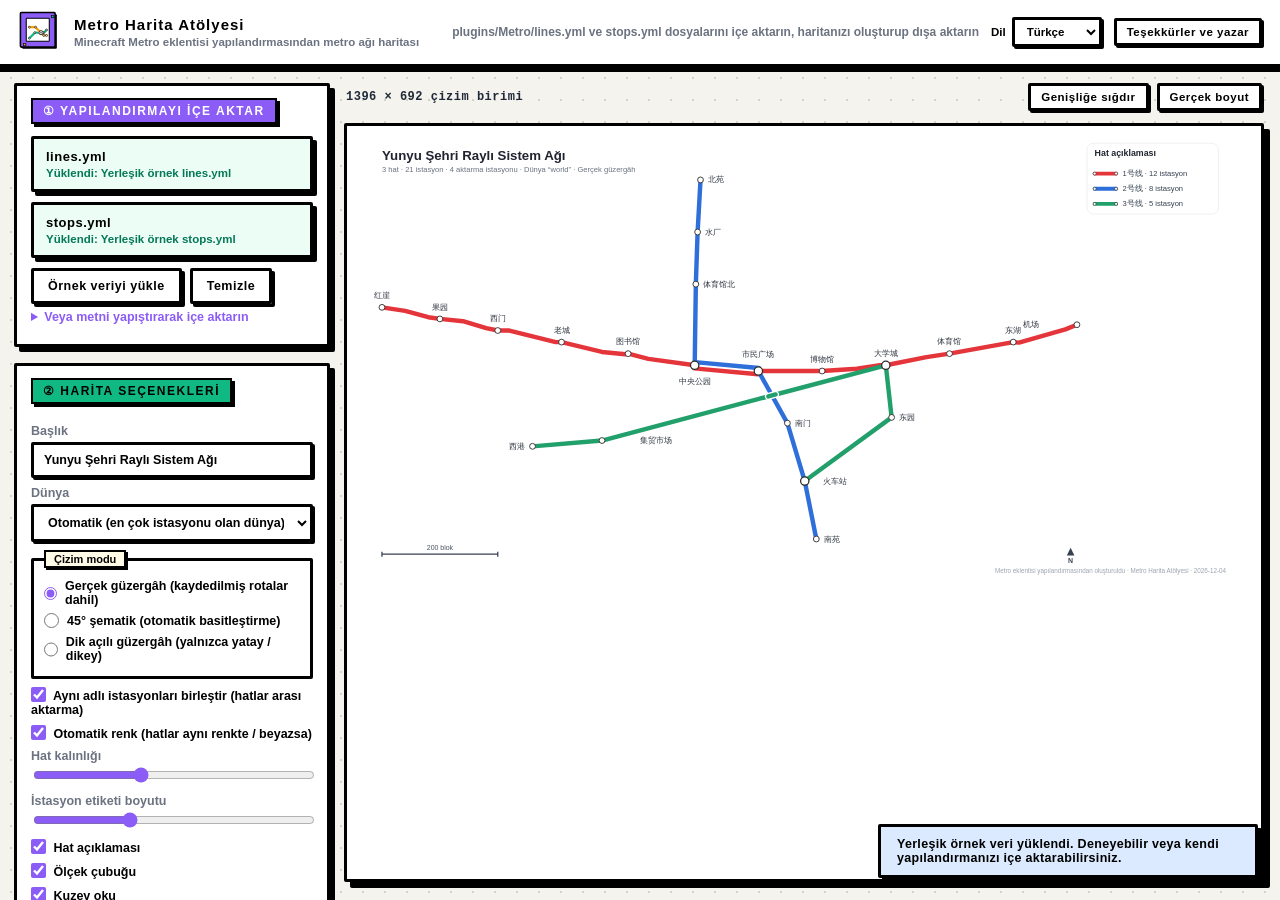
<file: index.html>
<!DOCTYPE html>
<html lang="tr">
    <head>
        <meta charset="UTF-8" />
        <meta name="viewport" content="width=device-width, initial-scale=1" />
        <meta name="description" content="Minecraft Metro eklentisinin lines.yml ve stops.yml dosyalarından metro ağı haritası oluşturun; SVG, PNG veya RMP olarak dışa aktarın." />
        <title>Metro Harita Atölyesi</title>
        <link rel="icon" type="image/svg+xml" href="assets/logo.svg" />
        <link rel="stylesheet" href="css/style.css" />
    </head>
    <body>
        <header class="topbar">
            <div class="brand">
                <img
                    class="brand-logo"
                    src="assets/logo.svg"
                    alt="Metro Harita Atölyesi logosu"
                    data-i18n-alt="logoAlt"
                    width="44"
                    height="44"
                />
                <div class="brand-text">
                    <strong data-i18n="brand">Metro Harita Atölyesi</strong>
                    <span class="tag" data-i18n="tagline">Minecraft Metro eklentisi yapılandırmasından metro ağı haritası</span>
                </div>
            </div>
            <div class="topbar-actions">
                <span class="topbar-hint">
                    <span data-i18n="topHint">plugins/Metro/lines.yml ve stops.yml dosyalarını içe aktarın, haritanızı oluşturup dışa aktarın</span>
                </span>
                <label class="language-control"><span data-i18n="languageLabel">Dil</span>
                    <select id="languageSelect" aria-label="Dil seçin">
                        <option value="tr">Türkçe</option>
                        <option value="en">English</option>
                        <option value="zh-CN">简体中文</option>
                    </select>
                </label>
                <button class="btn small" id="btnThanks" type="button" data-i18n="thanks">Teşekkürler ve yazar</button>
            </div>
        </header>

        <main>
            <aside id="panel">
                <section>
                    <h2 data-i18n="importHeading">① YAPILANDIRMAYI İÇE AKTAR</h2>
                    <div class="dropzone" id="dropLines">
                        <div class="dz-title">lines.yml</div>
                        <div class="dz-sub" data-i18n="dropHint">Dosyayı sürükleyin / seçmek için tıklayın</div>
                        <input type="file" accept=".yml,.yaml,.txt" hidden />
                    </div>
                    <div class="dropzone" id="dropStops">
                        <div class="dz-title">stops.yml</div>
                        <div class="dz-sub" data-i18n="dropHint">Dosyayı sürükleyin / seçmek için tıklayın</div>
                        <input type="file" accept=".yml,.yaml,.txt" hidden />
                    </div>
                    <div class="row" style="margin-top: 8px">
                        <button class="btn" id="btnSample" data-i18n="loadSample">Örnek veriyi yükle</button>
                        <button class="btn ghost" id="btnClear" data-i18n="clear">Temizle</button>
                    </div>
                    <details>
                        <summary data-i18n="pasteSummary">Veya metni yapıştırarak içe aktarın</summary>
                        <textarea id="taLines" data-i18n-placeholder="linesPlaceholder" placeholder="lines.yml içeriğini buraya yapıştırın"></textarea>
                        <textarea id="taStops" data-i18n-placeholder="stopsPlaceholder" placeholder="stops.yml içeriğini buraya yapıştırın"></textarea>
                        <button class="btn" id="btnPaste" data-i18n="applyPaste">Yapıştırılan içeriği uygula</button>
                    </details>
                </section>

                <section>
                    <h2 data-i18n="optionsHeading">② HARİTA SEÇENEKLERİ</h2>
                    <label
                        ><span class="lbl" data-i18n="titleLabel">Başlık</span>
                        <input type="text" id="optTitle" value="Metro Ağ Haritası" style="margin-top: 4px"
                    /></label>
                    <label
                        ><span class="lbl" data-i18n="worldLabel">Dünya</span>
                        <select id="optWorld" style="margin-top: 4px"></select>
                    </label>
                    <fieldset>
                        <legend data-i18n="drawMode">Çizim modu</legend>
                        <label
                            ><input type="radio" name="mode" value="real" checked /> <span data-i18n="modeReal">Gerçek güzergâh (kaydedilmiş rotalar dahil)</span></label
                        >
                        <label><input type="radio" name="mode" value="schematic" /> <span data-i18n="modeSchematic">45° şematik (otomatik basitleştirme)</span></label>
                        <label><input type="radio" name="mode" value="perpendicular" /> <span data-i18n="modePerpendicular">Dik açılı güzergâh (yalnızca yatay / dikey)</span></label>
                    </fieldset>
                    <label><input type="checkbox" id="optMerge" checked /> <span data-i18n="mergeStations">Aynı adlı istasyonları birleştir (hatlar arası aktarma)</span></label>
                    <label
                        ><input type="checkbox" id="optAutoColor" checked /> <span data-i18n="autoColor">Otomatik renk (hatlar aynı renkte / beyazsa)</span></label
                    >
                    <label
                        ><span class="lbl" data-i18n="lineWidth">Hat kalınlığı</span>
                        <input type="range" id="optLineWidth" min="4" max="12" step="0.5" value="7"
                    /></label>
                    <label
                        ><span class="lbl" data-i18n="stationFont">İstasyon etiketi boyutu</span>
                        <input type="range" id="optFont" min="9" max="18" step="0.5" value="12"
                    /></label>
                    <label><input type="checkbox" id="optLegend" checked /> <span data-i18n="legend">Hat açıklaması</span></label>
                    <label><input type="checkbox" id="optScale" checked /> <span data-i18n="scale">Ölçek çubuğu</span></label>
                    <label><input type="checkbox" id="optNorth" checked /> <span data-i18n="north">Kuzey oku</span></label>
                    <label><input type="checkbox" id="optFooter" checked /> <span data-i18n="footer">Alt bilgi</span></label>
                </section>

                <section>
                    <h2 data-i18n="exportHeading">③ DIŞA AKTAR</h2>
                    <div class="row">
                        <button class="btn" id="btnSvg" data-i18n="downloadSvg">SVG indir</button>
                        <select id="pngScale" style="width: 74px">
                            <option value="1">1x</option>
                            <option value="2" selected>2x</option>
                            <option value="3">3x</option>
                        </select>
                        <button class="btn" id="btnPng" data-i18n="downloadPng">PNG indir</button>
                    </div>
                    <label style="margin-top: 8px"
                        ><input type="checkbox" id="optTransparent" /> <span data-i18n="transparentPng">PNG saydam arka plan</span></label
                    >
                    <label
                        ><span class="lbl" data-i18n="rmpPathLabel">RMP güzergâhı</span>
                        <select id="rmpPath" style="margin-top: 4px">
                            <option value="simple" selected data-i18n="rmpSimple">Düz (simple, paralel kaydırmalı)</option>
                            <option value="perpendicular" data-i18n="rmpPerpendicular">Dik açılı (perpendicular)</option>
                        </select>
                    </label>
                    <button class="btn primary" id="btnRmp" style="width: 100%">
                        <span data-i18n="exportRmp">Rail Map Painter kayıt JSON dosyasını dışa aktar</span>
                    </button>
                    <p class="hint">
                        <span data-i18n-html="importHowTo">İçe aktarmak için Rail Map Painter'ı açın ve dışa aktardığınız JSON dosyasını seçin.</span>
                    </p>
                </section>

                <section>
                    <h2 data-i18n="statsHeading">İSTATİSTİKLER VE UYARILAR</h2>
                    <div id="stats"></div>
                    <div id="warnings"></div>
                </section>
            </aside>

            <div class="stage">
                <div class="stage-toolbar">
                    <span id="stageTitle"></span>
                    <span class="grow"></span>
                    <button class="btn small" id="btnFit" data-i18n="fitWidth">Genişliğe sığdır</button>
                    <button class="btn small" id="btnActual" data-i18n="actualSize">Gerçek boyut</button>
                </div>
                <div class="preview" id="preview">
                    <div class="placeholder" data-i18n="waiting">Yapılandırma bekleniyor…</div>
                </div>
            </div>
        </main>

        <div id="toastRoot" class="toast-stack" aria-live="polite"></div>

        <div class="modal-overlay" id="thanksOverlay" hidden>
            <div class="modal-panel" role="dialog" aria-modal="true" aria-labelledby="thanksTitle">
                <div class="modal-header">
                    <span id="thanksTitle" data-i18n="thanks">Teşekkürler ve yazar</span>
                    <button class="btn small" id="btnThanksClose" type="button" data-i18n="thanksClose">Kapat</button>
                </div>
                <div class="modal-body">
                    <p class="thanks-lead">
                        <span data-i18n="thanksLead">Metro Harita Atölyesi aşağıdaki projelerin ve topluluğun çalışmalarından yararlanır. Teşekkür ederiz.</span>
                    </p>

                    <div class="credit-card">
                        <div class="credit-tile tile-metro">M</div>
                        <div class="credit-main">
                            <div class="credit-head">
                                <strong data-i18n="metroName">Metro eklentisi</strong>
                                <span class="credit-badge badge-source" data-i18n="sourceBadge">Veri kaynağı</span>
                            </div>
                            <p class="credit-desc">
                                <span data-i18n="metroDesc">lines.yml / stops.yml veri yapısını ve istasyon modelini sağlar.</span>
                            </p>
                            <a
                                class="credit-link"
                                href="https://github.com/CubeX-MC/Metro"
                                target="_blank"
                                rel="noreferrer"
                                >github.com/CubeX-MC/Metro</a
                            >
                        </div>
                    </div>

                    <div class="credit-card">
                        <div class="credit-tile tile-rmg">R</div>
                        <div class="credit-main">
                            <div class="credit-head">
                                <strong data-i18n="railmapgenName">Railmapgen projesi</strong>
                                <span class="credit-badge badge-format" data-i18n="designBadge">Tasarım referansı</span>
                            </div>
                            <p class="credit-desc">
                                <span data-i18n="railmapgenDesc">Rail Map Generator ve Rail Map Painter çizim yöntemleri bu aracın tasarımına ilham verdi.</span>
                            </p>
                            <a
                                class="credit-link"
                                href="https://github.com/railmapgen/rmg"
                                target="_blank"
                                rel="noreferrer"
                                >github.com/railmapgen/rmg</a
                            >
                            <a
                                class="credit-link"
                                href="https://github.com/railmapgen/rmp"
                                target="_blank"
                                rel="noreferrer"
                                >github.com/railmapgen/rmp</a
                            >
                        </div>
                    </div>

                    <div class="credit-card">
                        <div class="credit-tile tile-author">A</div>
                        <div class="credit-main">
                            <div class="credit-head">
                                <strong data-i18n="author">A Qing</strong>
                                <span class="credit-badge badge-author" data-i18n="maintainerBadge">Yazar / bakım</span>
                            </div>
                            <p class="credit-desc">
                                <span data-i18n="authorDesc">Bu aracın yazarı; yapılandırma ayrıştırıcısı, geometri ve dışa aktarma özelliklerini geliştirdi.</span>
                            </p>
                        </div>
                    </div>

                    <div class="credit-card">
                        <div class="credit-tile tile-author">A</div>
                        <div class="credit-main">
                            <div class="credit-head">
                                <strong>AdnanPSD</strong>
                                <span class="credit-badge badge-author" data-i18n="contributorBadge">Katkıda bulunan</span>
                            </div>
                            <p class="credit-desc">
                                <span data-i18n="contributorDesc">Projeye Türkçe ve İngilizce dil desteği ekledi.</span>
                            </p>
                            <a
                                class="credit-link"
                                href="https://github.com/AdnanPSD"
                                target="_blank"
                                rel="noreferrer"
                                >github.com/AdnanPSD</a
                            >
                        </div>
                    </div>

                    <div class="credit-card">
                        <div class="credit-tile tile-thanks">!</div>
                        <div class="credit-main">
                            <div class="credit-head">
                                <strong data-i18n="specialThanks">Özel teşekkürler</strong>
                                <span class="credit-badge badge-test" data-i18n="testingBadge">Test ve geri bildirim</span>
                            </div>
                            <p class="credit-desc">
                                <span data-i18n="communityDesc">Qingyu sunucusu oyuncularına ve aracı deneyip geri bildirim veren herkese teşekkürler.</span>
                            </p>
                        </div>
                    </div>
                </div>
                <div class="modal-footer">
                    <span>Metro Map Studio v1.0.0</span>
                    <span data-i18n="licenseLine">Neo-Brutalism görsel dili · MIT Lisansı</span>
                </div>
            </div>
        </div>

        <script src="js/i18n.js"></script>
        <script src="js/yaml-lite.js"></script>
        <script src="js/metro-config.js"></script>
        <script src="js/geo.js"></script>
        <script src="js/svg-render.js"></script>
        <script src="js/rmp-export.js"></script>
        <script src="js/sample-data.js"></script>
        <script src="js/app.js"></script>
    </body>
</html>
</file>
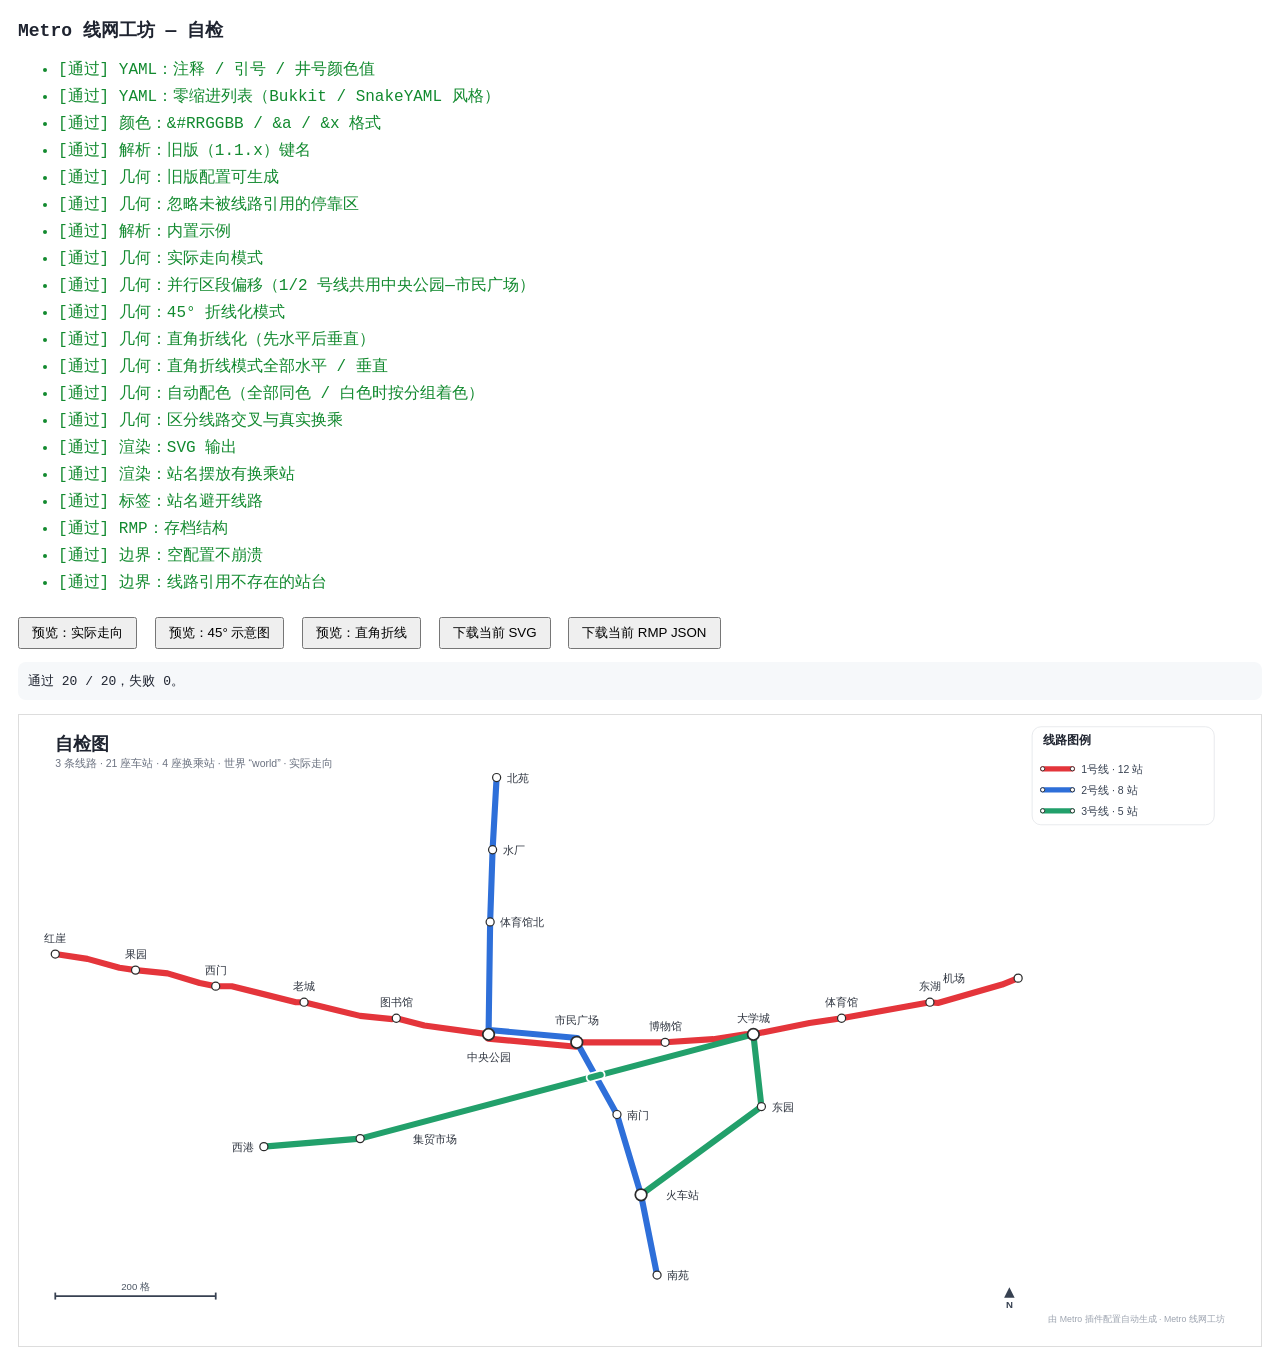
<file: tests/selftest.html>
<!DOCTYPE html>
<html lang="zh-CN">
    <head>
        <meta charset="UTF-8" />
        <title>Metro 线网工坊 · 自检</title>
        <style>
            body {
                font-family: Consolas, 'Microsoft YaHei', monospace;
                margin: 18px;
                color: #1f2430;
            }
            h1 {
                font-size: 18px;
            }
            .pass {
                color: #128a2f;
            }
            .fail {
                color: #d32f2f;
                font-weight: 700;
            }
            li {
                margin: 3px 0;
                line-height: 1.5;
            }
            #preview {
                border: 1px solid #ddd;
                margin-top: 14px;
                padding: 10px;
                overflow: auto;
            }
            #preview svg {
                max-width: 100%;
                height: auto;
            }
            button {
                margin: 6px 8px 0 0;
                padding: 5px 12px;
            }
            pre {
                background: #f6f8fa;
                padding: 10px;
                border-radius: 8px;
            }
        </style>
    </head>
    <body>
        <h1>Metro 线网工坊 — 自检</h1>
        <ul id="results"></ul>
        <div id="toolbar">
            <button id="btnReal">预览：实际走向</button>
            <button id="btnSchematic">预览：45° 示意图</button>
            <button id="btnPerp">预览：直角折线</button>
            <button id="btnDownloadSvg">下载当前 SVG</button>
            <button id="btnDownloadRmp">下载当前 RMP JSON</button>
        </div>
        <pre id="summary"></pre>
        <div id="preview"></div>

        <script src="../js/yaml-lite.js"></script>
        <script src="../js/metro-config.js"></script>
        <script src="../js/geo.js"></script>
        <script src="../js/svg-render.js"></script>
        <script src="../js/rmp-export.js"></script>
        <script src="../js/sample-data.js"></script>
        <script>
            (function () {
                'use strict';
                var MMS = window.MMS;
                var results = [];
                var failures = 0;

                function test(name, fn) {
                    try {
                        fn();
                        results.push({ ok: true, name: name });
                    } catch (e) {
                        failures++;
                        results.push({ ok: false, name: name, err: e && e.message ? e.message : String(e) });
                    }
                }

                function assert(cond, msg) {
                    if (!cond) throw new Error(msg || '断言失败');
                }

                function approx(a, b, tol, msg) {
                    assert(Math.abs(a - b) <= tol, (msg || '') + ' 期望 ' + b + ' 实际 ' + a);
                }

                // ---------- 1. YAML 解析 ----------
                test('YAML：注释 / 引号 / 井号颜色值', function () {
                    var doc = MMS.yaml.parse(
                        [
                            '# 顶部注释',
                            'a: 1',
                            "b: '&#FF0000'",
                            'c: "x # y"  # 这是注释',
                            "d: '1号线: 东西'",
                            'e:',
                            '  - x',
                            '  - y',
                            'f:',
                            '  g: 3.5'
                        ].join('\n')
                    );
                    assert(doc.a === '1', 'a');
                    assert(doc.b === '&#FF0000', 'b 应保留颜色值，实际=' + doc.b);
                    assert(doc.c === 'x # y', 'c 引号内 # 不应被截断，实际=' + doc.c);
                    assert(doc.d === '1号线: 东西', 'd');
                    assert(Array.isArray(doc.e) && doc.e.length === 2 && doc.e[1] === 'y', 'e 列表');
                    assert(doc.f && doc.f.g === '3.5', 'f 嵌套');
                });

                test('YAML：零缩进列表（Bukkit / SnakeYAML 风格）', function () {
                    var doc = MMS.yaml.parse(
                        ['a:', '  name: x', '  ordered_stop_ids:', '  - s1', '  - s2', "  color: '&f'", '  admins:', '  - u1'].join('\n')
                    );
                    assert(Array.isArray(doc.a.ordered_stop_ids) && doc.a.ordered_stop_ids.length === 2, '同缩进列表应被识别');
                    assert(doc.a.ordered_stop_ids[1] === 's2', '列表项内容');
                    assert(doc.a.color === '&f', '列表后应继续解析同级键');
                    assert(doc.a.admins.length === 1 && doc.a.admins[0] === 'u1', '第二个同缩进列表');
                });

                // ---------- 2. 颜色解析 ----------
                test('颜色：&#RRGGBB / &a / &x 格式', function () {
                    assert(MMS.metro.mcColorToHex('&#00ff00') === '#00FF00', 'hex');
                    assert(MMS.metro.mcColorToHex('&c') === '#FF5555', 'legacy &c');
                    assert(MMS.metro.mcColorToHex('&x&f&f&5&5&5&5') === '#FF5555', '&x 格式，实际=' + MMS.metro.mcColorToHex('&x&f&f&5&5&5&5'));
                    assert(MMS.metro.mcColorToHex('garbage') === null, '非法值');
                });

                // ---------- 3. 旧版键名兼容 ----------
                var LEGACY_LINES = [
                    'red:',
                    '  name: 红线',
                    '  ordered_platform_ids:',
                    '    - a',
                    '    - b',
                    '    - c'
                ].join('\n');
                var LEGACY_STOPS = [
                    'a:',
                    '  name: 甲站',
                    '  corner1: world,0,64,0',
                    '  corner2: world,10,70,10',
                    '  stopPoint: world,5,65,5',
                    '  launchYaw: 90.0',
                    'b:',
                    '  name: 乙站',
                    '  stopPoint: world,100,64,5',
                    'c:',
                    '  name: 丙站',
                    '  stopPoint: world,200,64,5'
                ].join('\n');

                var legacyModel = null;
                test('解析：旧版（1.1.x）键名', function () {
                    legacyModel = MMS.metro.parse(LEGACY_LINES, LEGACY_STOPS);
                    assert(legacyModel.lines.length === 1, '线路数');
                    assert(legacyModel.lines[0].stopIds.length === 3, '停靠区数');
                    assert(legacyModel.stops.size === 3, '停靠区数');
                    assert(MMS.metro.parse(LEGACY_LINES, LEGACY_STOPS).stops.get('a').x === 5, 'stopPoint 解析');
                });

                test('几何：旧版配置可生成', function () {
                    var m = MMS.geo.build(legacyModel, { mergeByName: true, mode: 'real' });
                    assert(m.nodes.length === 3, '节点数');
                    assert(m.lines.length === 1, '线路数');
                    assert(isFinite(m.bounds.minX) && isFinite(m.bounds.maxY), '包围盒');
                });

                test('几何：忽略未被线路引用的停靠区', function () {
                    var lines = [
                        'route:',
                        '  name: 正式线路',
                        '  ordered_stop_ids:',
                        '    - a',
                        '    - b'
                    ].join('\n');
                    var stops = [
                        'a:', '  name: 甲站', '  stoppoint_location: world,0,64,0',
                        'b:', '  name: 乙站', '  stoppoint_location: world,100,64,0',
                        'unused1:', '  name: 测试站一', '  stoppoint_location: test_world,0,64,0',
                        'unused2:', '  name: 测试站二', '  stoppoint_location: test_world,100,64,0',
                        'unused3:', '  name: 林场旧站', '  stoppoint_location: test_world,200,64,0'
                    ].join('\n');
                    var map = MMS.geo.build(MMS.metro.parse(lines, stops), { mode: 'real' });
                    assert(map.world === 'world', '未引用站不能影响默认世界选择');
                    assert(map.nodes.length === 2, '地图只应保留线路引用的站');
                    assert(map.stats.orphanStopCount === 3, '应统计忽略的孤立站');
                    assert(map.nodes.every(function (node) { return node.name !== '林场旧站'; }), '林场旧站不应出现在地图');
                });

                // ---------- 4. 示例数据 ----------
                var sampleModel = null,
                    mapReal = null,
                    mapSchematic = null,
                    mapPerp = null;
                test('解析：内置示例', function () {
                    sampleModel = MMS.metro.parse(MMS.SAMPLE.lines, MMS.SAMPLE.stops);
                    assert(sampleModel.lines.length === 3, '线路数=' + sampleModel.lines.length);
                    assert(sampleModel.stops.size >= 20, '停靠区数=' + sampleModel.stops.size);
                    assert(sampleModel.stats.routeLineCount === 1, '有轨迹的线路数');
                });

                test('几何：实际走向模式', function () {
                    mapReal = MMS.geo.build(sampleModel, { mergeByName: true, mode: 'real' });
                    assert(mapReal.nodes.length >= 18, '节点数=' + mapReal.nodes.length);
                    assert(mapReal.stats.transferCount === 4, '换乘站数=' + mapReal.stats.transferCount);
                    var l1 = mapReal.lines.filter(function (l) {
                        return l.id === 'line1';
                    })[0];
                    assert(l1 && l1.hasRoute, 'line1 应使用录制轨迹');
                    var curved = 0;
                    l1.segments.forEach(function (s) {
                        s.parts.forEach(function (p) {
                            if (p.length > 2) curved++;
                        });
                    });
                    assert(curved >= 5, '使用轨迹点的区段数=' + curved);
                    mapReal.lines.forEach(function (l) {
                        l.segments.forEach(function (s) {
                            s.parts.forEach(function (p) {
                                p.forEach(function (pt) {
                                    assert(isFinite(pt.x) && isFinite(pt.y), '坐标必须有限');
                                });
                            });
                        });
                    });
                });

                test('几何：并行区段偏移（1/2 号线共用中央公园—市民广场）', function () {
                    var offs = [];
                    mapReal.lines.forEach(function (l) {
                        l.segments.forEach(function (s) {
                            var key = [s.a.name, s.b.name].sort().join('—');
                            if (key.indexOf('中央公园') >= 0 && key.indexOf('市民广场') >= 0) offs.push(s.offset);
                        });
                    });
                    assert(offs.length === 2, '应有 2 条线经过该区段，实际=' + offs.length);
                    assert(Math.abs(offs[0] - offs[1]) > 1, '两条线偏移应不同：' + offs.join(','));
                    approx(offs[0] + offs[1], 0, 1e-6, '偏移应对称');
                });

                test('几何：45° 折线化模式', function () {
                    mapSchematic = MMS.geo.build(sampleModel, { mergeByName: true, mode: 'schematic' });
                    var bad = 0,
                        checked = 0;
                    mapSchematic.lines.forEach(function (l) {
                        l.segments.forEach(function (s) {
                            s.parts.forEach(function (p) {
                                for (var i = 1; i < p.length; i++) {
                                    var dx = p[i].x - p[i - 1].x,
                                        dy = p[i].y - p[i - 1].y;
                                    if (Math.abs(dx) < 0.3 && Math.abs(dy) < 0.3) continue;
                                    var ang = (Math.atan2(Math.abs(dy), Math.abs(dx)) * 180) / Math.PI;
                                    checked++;
                                    var ok = ang <= 8.5 || ang >= 81.5 || Math.abs(ang - 45) <= 8.5;
                                    if (!ok) bad++;
                                }
                            });
                        });
                    });
                    assert(checked > 20, '检查段数=' + checked);
                    assert(bad === 0, '存在非 0/45/90 角度的线段：' + bad + '/' + checked);
                });

                test('几何：直角折线化（先水平后垂直）', function () {
                    var m = MMS.metro.parse(
                        ['x:', '  name: X线', '  ordered_stop_ids:', '    - a', '    - b'].join('\n'),
                        [
                            'a:',
                            '  name: 甲站',
                            '  stoppoint_location: world,0,64,0',
                            'b:',
                            '  name: 乙站',
                            '  stoppoint_location: world,100,64,50'
                        ].join('\n')
                    );
                    var g = MMS.geo.build(m, { mode: 'perpendicular' });
                    var seg = g.lines[0].segments[0];
                    assert(seg.parts.length === 1, '单段零件数=' + seg.parts.length);
                    var pts = seg.parts[0];
                    assert(pts.length === 3, '直角折线应有 3 个顶点，实际=' + pts.length);
                    approx(pts[1].x, pts[2].x, 1e-6, '转角 x 应等于终点 x');
                    approx(pts[1].y, pts[0].y, 1e-6, '转角 y 应等于起点 y');
                    approx(pts[0].x, seg.a.x, 1e-6, '起点应对齐线路节点');
                    approx(pts[2].y, seg.b.y, 1e-6, '终点应对齐线路节点');
                });

                test('几何：直角折线模式全部水平 / 垂直', function () {
                    mapPerp = MMS.geo.build(sampleModel, { mergeByName: true, mode: 'perpendicular' });
                    var bad = 0,
                        checked = 0;
                    mapPerp.lines.forEach(function (l) {
                        l.segments.forEach(function (s) {
                            s.parts.forEach(function (p) {
                                for (var i = 1; i < p.length; i++) {
                                    var dx = Math.abs(p[i].x - p[i - 1].x),
                                        dy = Math.abs(p[i].y - p[i - 1].y);
                                    if (dx < 0.3 && dy < 0.3) continue;
                                    checked++;
                                    if (dx > 0.5 && dy > 0.5) bad++;
                                }
                            });
                        });
                    });
                    assert(checked > 20, '检查段数=' + checked);
                    assert(bad === 0, '存在斜线段：' + bad + '/' + checked);
                });

                test('几何：自动配色（全部同色 / 白色时按分组着色）', function () {
                    var m = MMS.metro.parse(
                        [
                            'l1:',
                            '  name: 一号线',
                            "  color: '&f'",
                            '  ordered_stop_ids:',
                            '    - p1',
                            '    - p2',
                            'l2:',
                            '  name: 二号线',
                            "  color: '&f'",
                            '  ordered_stop_ids:',
                            '    - p2',
                            '    - p1',
                            'l3:',
                            '  name: 三号线',
                            "  color: '&f'",
                            '  ordered_stop_ids:',
                            '    - p3',
                            '    - p4'
                        ].join('\n'),
                        [
                            'p1:',
                            '  name: 甲',
                            '  stoppoint_location: world,0,64,0',
                            'p2:',
                            '  name: 乙',
                            '  stoppoint_location: world,100,64,0',
                            'p3:',
                            '  name: 丙',
                            '  stoppoint_location: world,0,64,200',
                            'p4:',
                            '  name: 丁',
                            '  stoppoint_location: world,100,64,200'
                        ].join('\n')
                    );
                    var g = MMS.geo.build(m, { mergeByName: true, mode: 'real' });
                    var byId = {};
                    g.lines.forEach(function (l) {
                        byId[l.id] = l;
                    });
                    assert(byId.l1.colorHex !== '#FFFFFF', '不应仍为白色，实际=' + byId.l1.colorHex);
                    assert(byId.l1.autoColor === true, '应标记 autoColor');
                    assert(byId.l1.colorHex === byId.l2.colorHex, '同一线路的正反方向（同站集）应同色');
                    assert(byId.l3.colorHex !== byId.l1.colorHex, '不同线路应不同色');
                    var warned = g.warnings.some(function (w) {
                        return w.indexOf('自动配色') >= 0 || w.indexOf('自动分配') >= 0;
                    });
                    assert(warned, '应有自动配色提示');
                });

                test('几何：区分线路交叉与真实换乘', function () {
                    var stops = [
                        'a:', '  name: A', '  stoppoint_location: world,-10,64,0',
                        'b:', '  name: B', '  stoppoint_location: world,10,64,0',
                        'c:', '  name: C', '  stoppoint_location: world,0,64,-10',
                        'd:', '  name: D', '  stoppoint_location: world,0,64,10',
                        'x:', '  name: 换乘点', '  stoppoint_location: world,0,64,0'
                    ].join('\n');
                    var crossingLines = [
                        'h:', '  name: H线', '  ordered_stop_ids:', '    - a', '    - b',
                        'v:', '  name: V线', '  ordered_stop_ids:', '    - c', '    - d'
                    ].join('\n');
                    var crossingMap = MMS.geo.build(MMS.metro.parse(crossingLines, stops), { mode: 'perpendicular' });
                    assert(crossingMap.crossings.length === 1, '应检测到 1 处非换乘交叉');
                    assert(crossingMap.stats.transferCount === 0, '几何交叉不能自动算换乘');
                    assert(crossingMap.transferStations.length === 0, '纯交叉没有换乘站');
                    var crossingSvg = MMS.render.build(crossingMap, { lineWidth: 7 }).svg;
                    assert(crossingSvg.indexOf('stroke-linecap="butt"') >= 0, '交叉处应绘制底层断口');

                    var tStops = stops.replace(
                        'c:\n  name: C\n  stoppoint_location: world,0,64,-10',
                        'c:\n  name: C\n  stoppoint_location: world,0,64,0'
                    );
                    var tMap = MMS.geo.build(MMS.metro.parse(crossingLines, tStops), { mode: 'perpendicular' });
                    assert(tMap.crossings.length === 1, '站点端点落在线路中间时也应检测为非换乘交叉');
                    assert(tMap.stats.transferCount === 0, 'T 型几何交点没有共享站点时不是换乘');

                    var transferLines = [
                        'h:', '  name: H线', '  ordered_stop_ids:', '    - a', '    - x', '    - b',
                        'v:', '  name: V线', '  ordered_stop_ids:', '    - c', '    - x', '    - d'
                    ].join('\n');
                    var transferMap = MMS.geo.build(MMS.metro.parse(transferLines, stops), { mode: 'perpendicular' });
                    assert(transferMap.stats.transferCount === 1, '共享站点应计为 1 个换乘站');
                    assert(transferMap.transferStations[0].name === '换乘点', '应列出共享站点名称');
                    assert(transferMap.crossings.length === 0, '真实换乘站不应画成非换乘交叉');

                    var explicitStops = stops.replace(
                        'x:\n  name: 换乘点\n  stoppoint_location: world,0,64,0',
                        'x:\n  name: 换乘点\n  stoppoint_location: world,0,64,0\n  transferable_lines:\n  - v'
                    );
                    var explicitLines = [
                        'h:', '  name: H线', '  ordered_stop_ids:', '    - a', '    - x', '    - b',
                        'v:', '  name: V线', '  ordered_stop_ids:', '    - c', '    - d'
                    ].join('\n');
                    var explicitMap = MMS.geo.build(MMS.metro.parse(explicitLines, explicitStops), { mode: 'perpendicular' });
                    assert(explicitMap.stats.transferCount === 1, 'transferable_lines 应识别显式换乘');
                    assert(explicitMap.transferStations[0].lines.indexOf('v') >= 0, '换乘站应关联可换乘线路');
                    assert(explicitMap.crossings.length === 0, '显式换乘处不应画断线跨越');
                });

                // ---------- 5. 渲染 ----------
                var outReal = null,
                    outSchematic = null,
                    outPerp = null;
                test('渲染：SVG 输出', function () {
                    outReal = MMS.render.build(mapReal, { title: '自检图', fontSize: 12, lineWidth: 7 });
                    outSchematic = MMS.render.build(mapSchematic, { title: '自检图（示意）', fontSize: 12, lineWidth: 7 });
                    outPerp = MMS.render.build(mapPerp, { title: '自检图（直角）', fontSize: 12, lineWidth: 7 });
                    [outReal, outSchematic, outPerp].forEach(function (o) {
                        assert(o.svg.indexOf('<svg') === 0, 'SVG 头');
                        assert(o.svg.indexOf('NaN') < 0, 'SVG 不应含 NaN');
                        assert(o.svg.indexOf('undefined') < 0, 'SVG 不应含 undefined');
                        assert(o.svg.indexOf('中央公园') >= 0, '应包含站名');
                        assert(o.width > 200 && o.height > 100, '尺寸');
                    });
                    assert(outReal.svg.indexOf('#E4353B') >= 0, '应包含 1 号线颜色');
                    assert(outPerp.svg.indexOf('直角折线') >= 0, '应包含直角折线标签');
                });

                test('渲染：站名摆放有换乘站', function () {
                    assert(outReal.placements.length >= 18, '摆放数量=' + outReal.placements.length);
                    outReal.placements.forEach(function (p) {
                        assert(['right', 'left', 'top', 'bottom'].indexOf(p.side) >= 0, 'side 合法');
                    });
                });

                test('标签：站名避开线路', function () {
                    var lineModel = MMS.metro.parse(
                        ['line:', '  name: 水平线', '  ordered_stop_ids:', '    - west', '    - east'].join('\n'),
                        [
                            'west:', '  name: 西站', '  stoppoint_location: world,0,64,0',
                            'east:', '  name: 东站', '  stoppoint_location: world,100,64,0'
                        ].join('\n')
                    );
                    var lineMap = MMS.geo.build(lineModel, { mode: 'real' });
                    var lineOut = MMS.render.build(lineMap, { lineWidth: 7, fontSize: 12 });
                    var lineY = lineMap.lines[0].segments[0].parts[0][0].y;
                    lineOut.placements.forEach(function (placement) {
                        var rect = placement;
                        var verticalHit = rect.y - 5 <= lineY && rect.y + rect.h + 5 >= lineY;
                        var segment = lineMap.lines[0].segments[0].parts[0];
                        var minX = Math.min(segment[0].x, segment[segment.length - 1].x);
                        var maxX = Math.max(segment[0].x, segment[segment.length - 1].x);
                        var horizontalHit = rect.x - 5 <= maxX && rect.x + rect.w + 5 >= minX;
                        assert(!(verticalHit && horizontalHit), placement.node.name + ' 压在线路上');
                        if (placement.side === 'top' || placement.side === 'bottom') {
                            approx(placement.textY, rect.y + rect.h / 2, 1e-6, placement.node.name + ' 文字坐标应与避让框一致');
                        }
                    });
                });

                // ---------- 6. RMP 导出 ----------
                var rmpSave = null;
                test('RMP：存档结构', function () {
                    rmpSave = MMS.rmp.build(mapReal, outReal.placements, { title: '自检图' });
                    var json = JSON.stringify(rmpSave);
                    var back = JSON.parse(json);
                    assert(Number.isInteger(back.version), 'version 必须为整数');
                    assert(back.graph && back.graph.options && back.graph.options.multi === true, 'graph.options');
                    assert(back.graph.nodes.length === mapReal.nodes.length, '节点数一致');
                    var keys = new Set();
                    back.graph.nodes.forEach(function (n) {
                        assert(/^stn_/.test(n.key), '车站 id 前缀');
                        assert(!keys.has(n.key), '车站 id 唯一：' + n.key);
                        keys.add(n.key);
                        var t = n.attributes.type;
                        assert(t === 'shmetro-basic' || t === 'shmetro-int', '车站类型=' + t);
                        assert(n.attributes[t] && Array.isArray(n.attributes[t].names), '站名属性');
                        assert(isFinite(n.attributes.x) && isFinite(n.attributes.y), '坐标');
                    });
                    assert(back.graph.edges.length >= 20, '边数=' + back.graph.edges.length);
                    back.graph.edges.forEach(function (e) {
                        assert(keys.has(e.source) && keys.has(e.target), '边的端点必须存在');
                        assert(/^line_/.test(e.key), '边 id 前缀');
                        var a = e.attributes;
                        assert(a.type === 'simple' || a.type === 'perpendicular', '路径类型');
                        assert(a.style === 'single-color', '样式');
                        assert(a['single-color'] && /^#[0-9A-F]{6}$/i.test(a['single-color'].color[2]), '颜色');
                        assert(typeof a.reconcileId === 'string', 'reconcileId');
                        assert(a.parallelIndex === -1, 'parallelIndex');
                    });
                    // 直角模式
                    var savePerp = MMS.rmp.build(mapReal, outReal.placements, { title: 'x', pathType: 'perpendicular' });
                    savePerp.graph.edges.forEach(function (e) {
                        assert(e.attributes.type === 'perpendicular' && e.attributes.perpendicular, '直角路径属性');
                    });
                });

                // ---------- 7. 边界情况 ----------
                test('边界：空配置不崩溃', function () {
                    var emptyModel = MMS.metro.parse('', '');
                    var em = MMS.geo.build(emptyModel, {});
                    var eo = MMS.render.build(em, {});
                    assert(eo.svg.indexOf('<svg') === 0, '仍应输出 SVG');
                });

                test('边界：线路引用不存在的站台', function () {
                    var m = MMS.metro.parse(
                        ['x:', '  name: X线', '  ordered_stop_ids:', '    - a', '    - ghost', '    - b'].join('\n'),
                        ['a:', '  display_name: A', '  stoppoint_location: world,0,64,0', 'b:', '  display_name: B', '  stoppoint_location: world,100,64,0'].join('\n')
                    );
                    assert(m.warnings.length >= 1, '应有警告');
                    var g = MMS.geo.build(m, {});
                    assert(g.lines.length === 1 && g.lines[0].stopCount === 2, '应忽略幽灵站台');
                });

                // ---------- 渲染结果 ----------
                var list = document.getElementById('results');
                results.forEach(function (r) {
                    var li = document.createElement('li');
                    li.className = r.ok ? 'pass' : 'fail';
                    li.textContent = (r.ok ? '[通过] ' : '[失败] ') + r.name + (r.ok ? '' : ' —— ' + r.err);
                    list.appendChild(li);
                });
                document.getElementById('summary').textContent =
                    '通过 ' + (results.length - failures) + ' / ' + results.length + '，失败 ' + failures + '。';

                function show(out) {
                    document.getElementById('preview').innerHTML = out.svg;
                    document.getElementById('preview').setAttribute('data-svg', out.svg);
                }
                show(outReal);

                document.getElementById('btnReal').onclick = function () {
                    show(outReal);
                };
                document.getElementById('btnSchematic').onclick = function () {
                    show(outSchematic);
                };
                document.getElementById('btnPerp').onclick = function () {
                    show(outPerp);
                };
                document.getElementById('btnDownloadSvg').onclick = function () {
                    var svg = document.getElementById('preview').getAttribute('data-svg') || '';
                    var a = document.createElement('a');
                    a.href = URL.createObjectURL(new Blob([svg], { type: 'image/svg+xml' }));
                    a.download = 'selftest.svg';
                    a.click();
                };
                document.getElementById('btnDownloadRmp').onclick = function () {
                    var a = document.createElement('a');
                    a.href = URL.createObjectURL(new Blob([JSON.stringify(rmpSave)], { type: 'application/json' }));
                    a.download = 'selftest-rmp.json';
                    a.click();
                };
            })();
        </script>
    </body>
</html>
</file>
<file: css/style.css>
/* ==========================================================================
   Metro 线网工坊 —— Neo-Brutalism 视觉系统
   硬边框 / 硬投影 / 高对比色块；界面设计语言参考 Neo-Brutalism。
   ========================================================================== */

:root {
    --bg-color: #f4f3ee;
    --primary: #8b5cf6;
    --secondary: #10b981;
    --accent: #f59e0b;
    --danger: #ef4444;
    --info: #3b82f6;
    --dark: #1f2937;

    --border-color: #000000;
    --border-width: 3px;
    --shadow-offset: 5px;

    --card-bg: #ffffff;
    --card-bg-alt: #fffbe6;

    --sub: #6b7280;

    --radius: 2px;
    --ease: cubic-bezier(0.2, 0.8, 0.2, 1);
    --anim-fast: 150ms;
    --anim: 250ms;

    --font-sans: -apple-system, BlinkMacSystemFont, 'Segoe UI', Roboto, 'Helvetica Neue', Arial,
        'PingFang SC', 'Microsoft YaHei', sans-serif;
    --font-mono: 'Consolas', 'Courier New', monospace;
}

*,
*::before,
*::after {
    box-sizing: border-box;
}

html,
body {
    margin: 0;
    height: 100%;
}

body {
    font-family: var(--font-sans);
    background: var(--bg-color);
    color: var(--border-color);
    display: flex;
    flex-direction: column;
    height: 100vh;
    overflow: hidden;
}

::selection {
    background: var(--primary);
    color: #fff;
}

::-webkit-scrollbar {
    width: 12px;
    height: 12px;
}

::-webkit-scrollbar-track {
    background: var(--bg-color);
}

::-webkit-scrollbar-thumb {
    background: var(--dark);
    border: 3px solid var(--bg-color);
}

:focus-visible {
    outline: 3px solid var(--info);
    outline-offset: 2px;
}

/* ---------- 顶栏 ---------- */
.topbar {
    display: flex;
    align-items: center;
    gap: 14px;
    padding: 10px 18px;
    background: #fff;
    border-bottom: var(--border-width) solid var(--border-color);
    box-shadow: 0 var(--shadow-offset) 0 var(--border-color);
    position: sticky;
    top: 0;
    z-index: 100;
    flex: none;
    flex-wrap: wrap;
}

.brand {
    display: flex;
    align-items: center;
    gap: 12px;
}

.brand-logo {
    width: 44px;
    height: 44px;
    display: block;
}

.brand-text strong {
    display: block;
    font-size: 15px;
    letter-spacing: 1px;
}

.brand-text .tag {
    display: block;
    font-size: 11.5px;
    color: var(--sub);
    font-weight: 600;
    margin-top: 3px;
}

.topbar-actions {
    margin-left: auto;
    display: flex;
    align-items: center;
    gap: 12px;
}

.language-control {
    display: flex;
    align-items: center;
    gap: 6px;
    margin: 0;
    font-size: 11.5px;
}

.language-control select {
    width: auto;
    padding: 5px 8px;
    font-size: 11.5px;
}

.topbar-hint {
    font-size: 12px;
    color: var(--sub);
    font-weight: 600;
}

.topbar-hint code {
    background: var(--card-bg-alt);
    color: var(--border-color);
    border: 2px solid var(--border-color);
    box-shadow: 2px 2px 0 var(--border-color);
    padding: 0 5px;
    font-family: var(--font-mono);
    font-size: 11px;
    font-weight: 700;
}

/* ---------- 主布局 ---------- */
main {
    display: flex;
    flex: 1;
    min-height: 0;
    background-image: radial-gradient(rgba(0, 0, 0, 0.14) 1.1px, transparent 1.1px);
    background-size: 22px 22px;
}

#panel {
    width: 344px;
    flex: none;
    overflow-y: auto;
    padding: 16px 14px 20px;
}

#panel section {
    background: var(--card-bg);
    border: var(--border-width) solid var(--border-color);
    box-shadow: var(--shadow-offset) var(--shadow-offset) 0 var(--border-color);
    border-radius: var(--radius);
    padding: 12px 14px 14px;
    margin-bottom: 16px;
}

#panel h2 {
    display: inline-block;
    font-size: 12px;
    margin: 0 0 12px;
    font-weight: 900;
    letter-spacing: 1.5px;
    padding: 4px 10px;
    background: var(--dark);
    color: #fff;
    border: 2px solid var(--border-color);
    box-shadow: 3px 3px 0 var(--border-color);
}

#panel section:nth-of-type(1) h2 {
    background: var(--primary);
}

#panel section:nth-of-type(2) h2 {
    background: var(--secondary);
    color: var(--border-color);
}

#panel section:nth-of-type(3) h2 {
    background: var(--accent);
    color: var(--border-color);
}

#panel section:nth-of-type(4) h2 {
    background: var(--info);
}

/* ---------- 拖放区 ---------- */
.dropzone {
    border: var(--border-width) dashed var(--border-color);
    border-radius: var(--radius);
    padding: 10px 12px;
    margin-bottom: 10px;
    cursor: pointer;
    background: #fff;
    box-shadow: 4px 4px 0 var(--border-color);
    transition: transform var(--anim) var(--ease), box-shadow var(--anim) var(--ease),
        background-color var(--anim) var(--ease);
}

.dropzone:hover {
    transform: translate(-2px, -2px);
    box-shadow: 6px 6px 0 var(--border-color);
    background: var(--card-bg-alt);
}

.dropzone.dragover {
    background: #e8f5f3;
    transform: translate(-2px, -2px);
    box-shadow: 6px 6px 0 var(--border-color);
}

.dropzone.ok {
    border-style: solid;
    background: #ecfdf5;
}

.dropzone.ok:hover {
    background: #d1fae5;
}

.dropzone.ok .dz-sub {
    color: #047857;
    font-weight: 700;
}

.dz-title {
    font-size: 13px;
    font-weight: 800;
    letter-spacing: 0.5px;
}

.dz-sub {
    font-size: 11.5px;
    color: var(--sub);
    margin-top: 3px;
    word-break: break-all;
}

.row {
    display: flex;
    gap: 8px;
    align-items: center;
    flex-wrap: wrap;
}

/* ---------- 按钮 ---------- */
.btn {
    display: inline-flex;
    align-items: center;
    justify-content: center;
    border: var(--border-width) solid var(--border-color);
    background: #fff;
    color: var(--border-color);
    border-radius: var(--radius);
    padding: 8px 14px;
    font-size: 12.5px;
    font-weight: 800;
    letter-spacing: 0.5px;
    cursor: pointer;
    box-shadow: 3px 3px 0 var(--border-color);
    transition: transform var(--anim) var(--ease), box-shadow var(--anim) var(--ease),
        background-color var(--anim-fast) ease;
}

.btn:hover {
    transform: translate(-2px, -2px);
    box-shadow: 5px 5px 0 var(--border-color);
    background: var(--card-bg-alt);
}

.btn:active {
    transform: translate(1px, 1px);
    box-shadow: 1px 1px 0 var(--border-color);
    transition-duration: 100ms;
}

.btn:disabled {
    opacity: 0.5;
    cursor: not-allowed;
    transform: none;
    box-shadow: 3px 3px 0 var(--border-color);
}

.btn.primary {
    background: var(--primary);
    color: #fff;
}

.btn.primary:hover {
    background: var(--primary);
}

.btn.small {
    padding: 5px 10px;
    font-size: 11.5px;
    box-shadow: 2px 2px 0 var(--border-color);
}

.btn.small:hover {
    box-shadow: 4px 4px 0 var(--border-color);
}

.btn.ghost {
    background: transparent;
}

/* ---------- 表单 ---------- */
label {
    display: block;
    font-size: 12.5px;
    margin: 8px 0;
    font-weight: 600;
}

label .lbl {
    display: inline-block;
    min-width: 62px;
    color: var(--sub);
    font-weight: 600;
}

input[type='text'],
select,
textarea {
    width: 100%;
    border: var(--border-width) solid var(--border-color);
    border-radius: var(--radius);
    padding: 8px 10px;
    font-size: 12.5px;
    font-family: inherit;
    font-weight: 600;
    color: var(--border-color);
    background: #fff;
    box-shadow: 2px 2px 0 var(--border-color);
    outline: none;
    transition: background-color var(--anim-fast) ease;
}

input[type='text']:focus,
select:focus,
textarea:focus {
    background: var(--card-bg-alt);
}

select {
    cursor: pointer;
}

textarea {
    height: 90px;
    resize: vertical;
    font-family: var(--font-mono);
    margin-bottom: 6px;
}

input[type='range'] {
    width: 100%;
    accent-color: var(--primary);
    margin-top: 4px;
}

input[type='checkbox'],
input[type='radio'] {
    accent-color: var(--primary);
    width: 15px;
    height: 15px;
    vertical-align: -2px;
    margin: 0 4px 0 0;
    cursor: pointer;
}

details summary {
    font-size: 12.5px;
    font-weight: 800;
    color: var(--primary);
    cursor: pointer;
    margin: 6px 0;
}

fieldset {
    border: var(--border-width) solid var(--border-color);
    border-radius: var(--radius);
    padding: 8px 10px 10px;
    margin: 8px 0;
    background: #fff;
}

fieldset legend {
    font-size: 11px;
    font-weight: 800;
    padding: 1px 8px;
    background: var(--card-bg-alt);
    border: 2px solid var(--border-color);
    box-shadow: 2px 2px 0 var(--border-color);
}

fieldset label {
    display: inline-flex;
    align-items: center;
    gap: 4px;
    margin: 3px 10px 3px 0;
}

.hint {
    font-size: 11.5px;
    color: var(--sub);
    line-height: 1.65;
    margin: 10px 0 0;
}

.hint a {
    color: var(--primary);
    font-weight: 700;
    text-decoration: underline;
    text-underline-offset: 2px;
    word-break: break-all;
}

.hint code,
.placeholder code {
    font-family: var(--font-mono);
    font-size: 11px;
    background: #f3f4f6;
    border: 2px solid var(--border-color);
    padding: 0 4px;
    box-shadow: 1px 1px 0 var(--border-color);
}

/* ---------- 统计与提示 ---------- */
#stats {
    font-size: 12.5px;
    line-height: 1.9;
}

#stats b {
    color: var(--primary);
    font-family: var(--font-mono);
    font-size: 13px;
}

.warnbox,
.errbox {
    margin-top: 10px;
    padding: 9px 11px;
    border: var(--border-width) solid var(--border-color);
    box-shadow: 3px 3px 0 var(--border-color);
    border-radius: var(--radius);
    font-size: 12px;
    line-height: 1.6;
}

.warnbox {
    background: #fef3c7;
}

.errbox {
    background: #fee2e2;
}

.warnbox ul,
.errbox ul {
    margin: 4px 0 0;
    padding-left: 18px;
}

/* ---------- 预览舞台 ---------- */
.stage {
    flex: 1;
    min-width: 0;
    display: flex;
    flex-direction: column;
    padding: 16px 16px 18px 0;
}

.stage-toolbar {
    display: flex;
    align-items: center;
    gap: 8px;
    padding: 0 2px 12px;
    font-size: 12px;
    color: var(--sub);
    font-weight: 600;
}

#stageTitle {
    font-weight: 800;
    color: var(--dark);
    font-family: var(--font-mono);
    letter-spacing: 0.5px;
}

.stage-toolbar .grow {
    flex: 1;
}

.preview {
    flex: 1;
    background: #fff;
    border: var(--border-width) solid var(--border-color);
    border-radius: var(--radius);
    box-shadow: 6px 6px 0 var(--border-color);
    overflow: auto;
    padding: 16px;
    position: relative;
}

.preview svg {
    display: block;
    max-width: 100%;
    height: auto;
}

.preview.actual svg {
    max-width: none;
}

.placeholder {
    color: var(--sub);
    font-size: 13px;
    font-weight: 600;
    text-align: center;
    padding-top: 80px;
    line-height: 2;
}

/* ---------- Toast 通知 ---------- */
.toast-stack {
    position: fixed;
    right: 22px;
    bottom: 22px;
    display: flex;
    flex-direction: column;
    gap: 10px;
    z-index: 900;
    pointer-events: none;
}

.toast-item {
    pointer-events: auto;
    background: #fff;
    border: var(--border-width) solid var(--border-color);
    border-radius: var(--radius);
    box-shadow: 4px 4px 0 var(--border-color);
    padding: 10px 16px;
    font-size: 12.5px;
    font-weight: 700;
    letter-spacing: 0.3px;
    max-width: 380px;
    animation: toast-in var(--anim) var(--ease) both;
}

.toast-item.success {
    background: #dcfce7;
}

.toast-item.error {
    background: #fee2e2;
}

.toast-item.warning {
    background: #fef3c7;
}

.toast-item.info {
    background: #dbeafe;
}

.toast-item.out {
    animation: toast-out 260ms var(--ease) both;
}

@keyframes toast-in {
    from {
        opacity: 0;
        transform: translateX(40px);
    }
    to {
        opacity: 1;
        transform: translateX(0);
    }
}

@keyframes toast-out {
    from {
        opacity: 1;
        transform: translateX(0);
    }
    to {
        opacity: 0;
        transform: translateX(40px);
    }
}

/* ---------- 模态框 ---------- */
.modal-overlay {
    position: fixed;
    inset: 0;
    background: rgba(0, 0, 0, 0.66);
    display: flex;
    align-items: center;
    justify-content: center;
    padding: 24px;
    z-index: 1000;
    animation: overlay-in 200ms ease both;
}

.modal-overlay[hidden] {
    display: none;
}

@keyframes overlay-in {
    from {
        opacity: 0;
    }
    to {
        opacity: 1;
    }
}

.modal-panel {
    width: min(92vw, 660px);
    max-height: 86vh;
    display: flex;
    flex-direction: column;
    background: #fff;
    border: var(--border-width) solid var(--border-color);
    box-shadow: 8px 8px 0 var(--border-color);
    border-radius: var(--radius);
    animation: panel-in var(--anim) var(--ease) both;
}

@keyframes panel-in {
    from {
        opacity: 0;
        transform: translateY(-18px);
    }
    to {
        opacity: 1;
        transform: translateY(0);
    }
}

.modal-header {
    display: flex;
    align-items: center;
    justify-content: space-between;
    gap: 12px;
    padding: 13px 18px;
    background: var(--dark);
    color: #fff;
    border-bottom: var(--border-width) solid var(--border-color);
    font-size: 15px;
    font-weight: 900;
    letter-spacing: 1.5px;
}

.modal-body {
    padding: 16px 18px;
    overflow-y: auto;
    font-size: 13px;
    line-height: 1.7;
}

.modal-footer {
    display: flex;
    align-items: center;
    justify-content: space-between;
    gap: 10px;
    padding: 12px 18px;
    border-top: var(--border-width) solid var(--border-color);
    background: #fafaf5;
    font-size: 11.5px;
    color: var(--sub);
    font-weight: 600;
}

/* ---------- 致谢卡片 ---------- */
.thanks-lead {
    margin: 0 0 14px;
    font-size: 12.5px;
    color: #374151;
    line-height: 1.7;
}

.credit-card {
    display: flex;
    gap: 12px;
    padding: 12px;
    background: #fff;
    border: var(--border-width) solid var(--border-color);
    border-radius: var(--radius);
    box-shadow: 4px 4px 0 var(--border-color);
    margin-bottom: 14px;
}

.credit-tile {
    flex: none;
    width: 46px;
    height: 46px;
    display: flex;
    align-items: center;
    justify-content: center;
    border: var(--border-width) solid var(--border-color);
    box-shadow: 2px 2px 0 var(--border-color);
    font-family: var(--font-mono);
    font-size: 20px;
    font-weight: 900;
    color: #fff;
}

.tile-metro {
    background: var(--primary);
}

.tile-rmg {
    background: var(--secondary);
    color: var(--border-color);
}

.tile-author {
    background: var(--accent);
    color: var(--border-color);
}

.tile-thanks {
    background: var(--dark);
}

.credit-main {
    min-width: 0;
    flex: 1;
}

.credit-head {
    display: flex;
    align-items: center;
    gap: 8px;
    flex-wrap: wrap;
}

.credit-head strong {
    font-size: 13.5px;
    letter-spacing: 0.5px;
}

.credit-badge {
    font-size: 10.5px;
    font-weight: 800;
    letter-spacing: 0.5px;
    border: 2px solid var(--border-color);
    box-shadow: 1px 1px 0 var(--border-color);
    padding: 1px 7px;
    background: #e5e7eb;
}

.badge-source {
    background: #ede9fe;
}

.badge-format {
    background: #d1fae5;
}

.badge-author {
    background: #fef3c7;
}

.badge-test {
    background: #dbeafe;
}

.credit-desc {
    margin: 6px 0 0;
    font-size: 12px;
    color: #374151;
    line-height: 1.65;
}

.credit-link {
    display: inline-block;
    margin-top: 7px;
    margin-right: 12px;
    font-family: var(--font-mono);
    font-size: 11.5px;
    font-weight: 700;
    color: var(--primary);
    text-decoration: underline;
    text-underline-offset: 2px;
    word-break: break-all;
}

/* ---------- 响应式 ---------- */
@media (max-width: 1120px) {
    #panel {
        width: 310px;
    }

    .topbar-hint {
        display: none;
    }
}

@media (max-width: 860px) {
    html,
    body {
        height: auto;
        min-height: 100vh;
    }

    body {
        overflow: auto;
    }

    main {
        flex-direction: column;
        overflow: visible;
    }

    #panel {
        width: 100%;
        overflow: visible;
        padding: 14px 12px 0;
    }

    .stage {
        padding: 14px 12px 20px;
        min-height: 460px;
    }
}

/* ---------- 无障碍：减少动态效果 ---------- */
@media (prefers-reduced-motion: reduce) {
    *,
    *::before,
    *::after {
        animation-duration: 0.001ms !important;
        animation-iteration-count: 1 !important;
        transition-duration: 0.001ms !important;
    }
}
</file>
